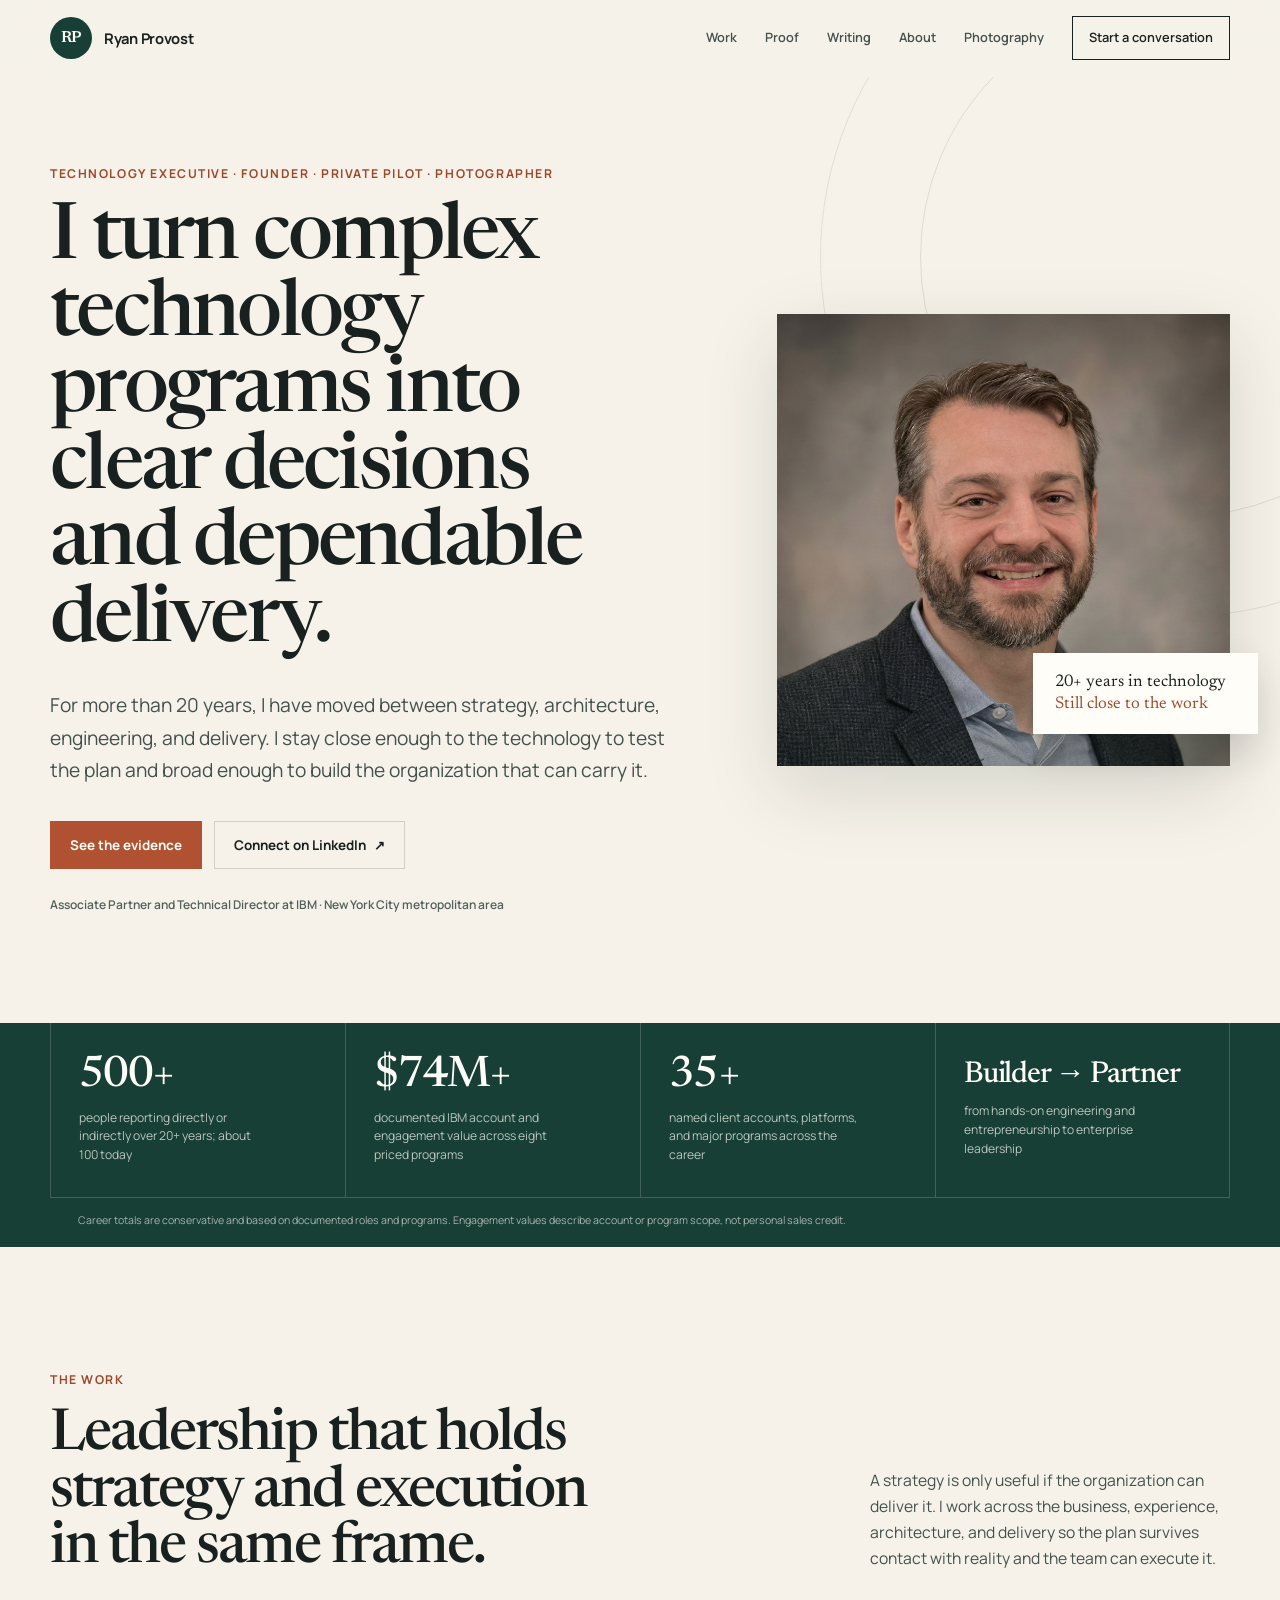
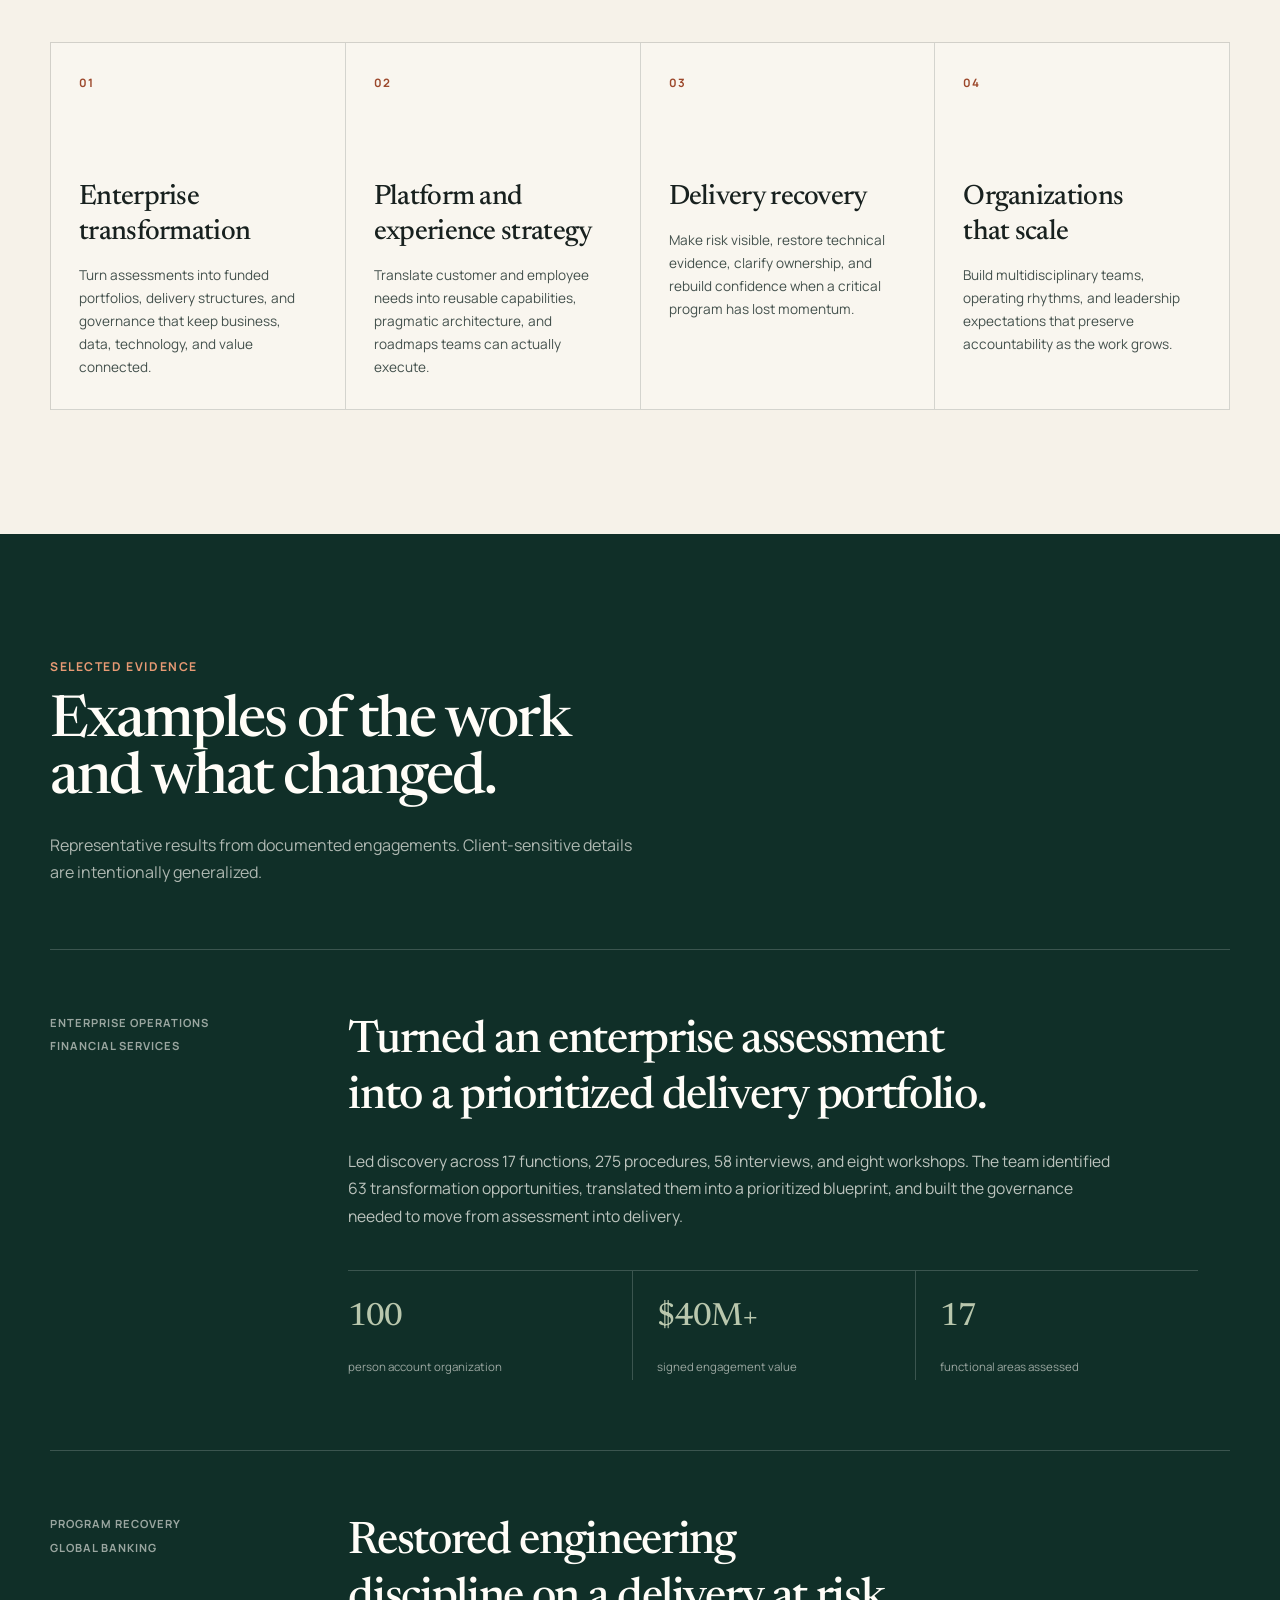
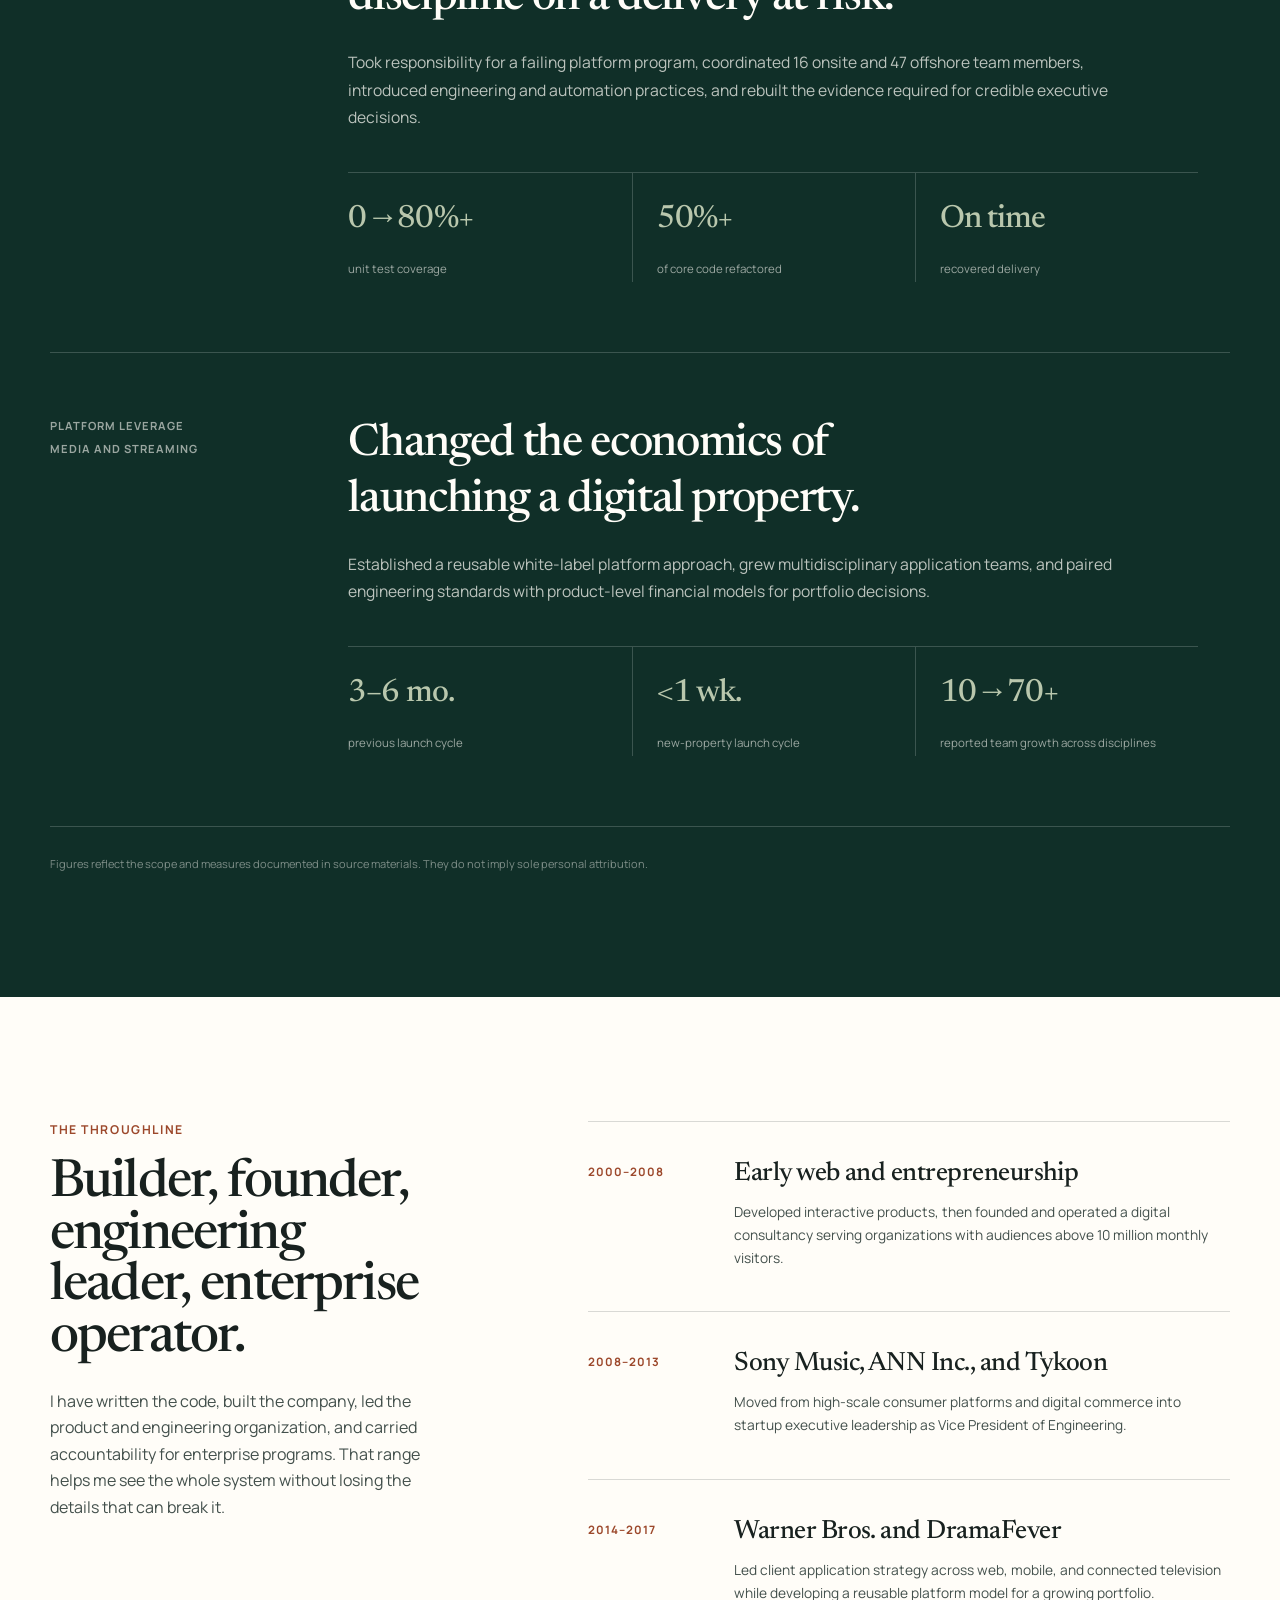
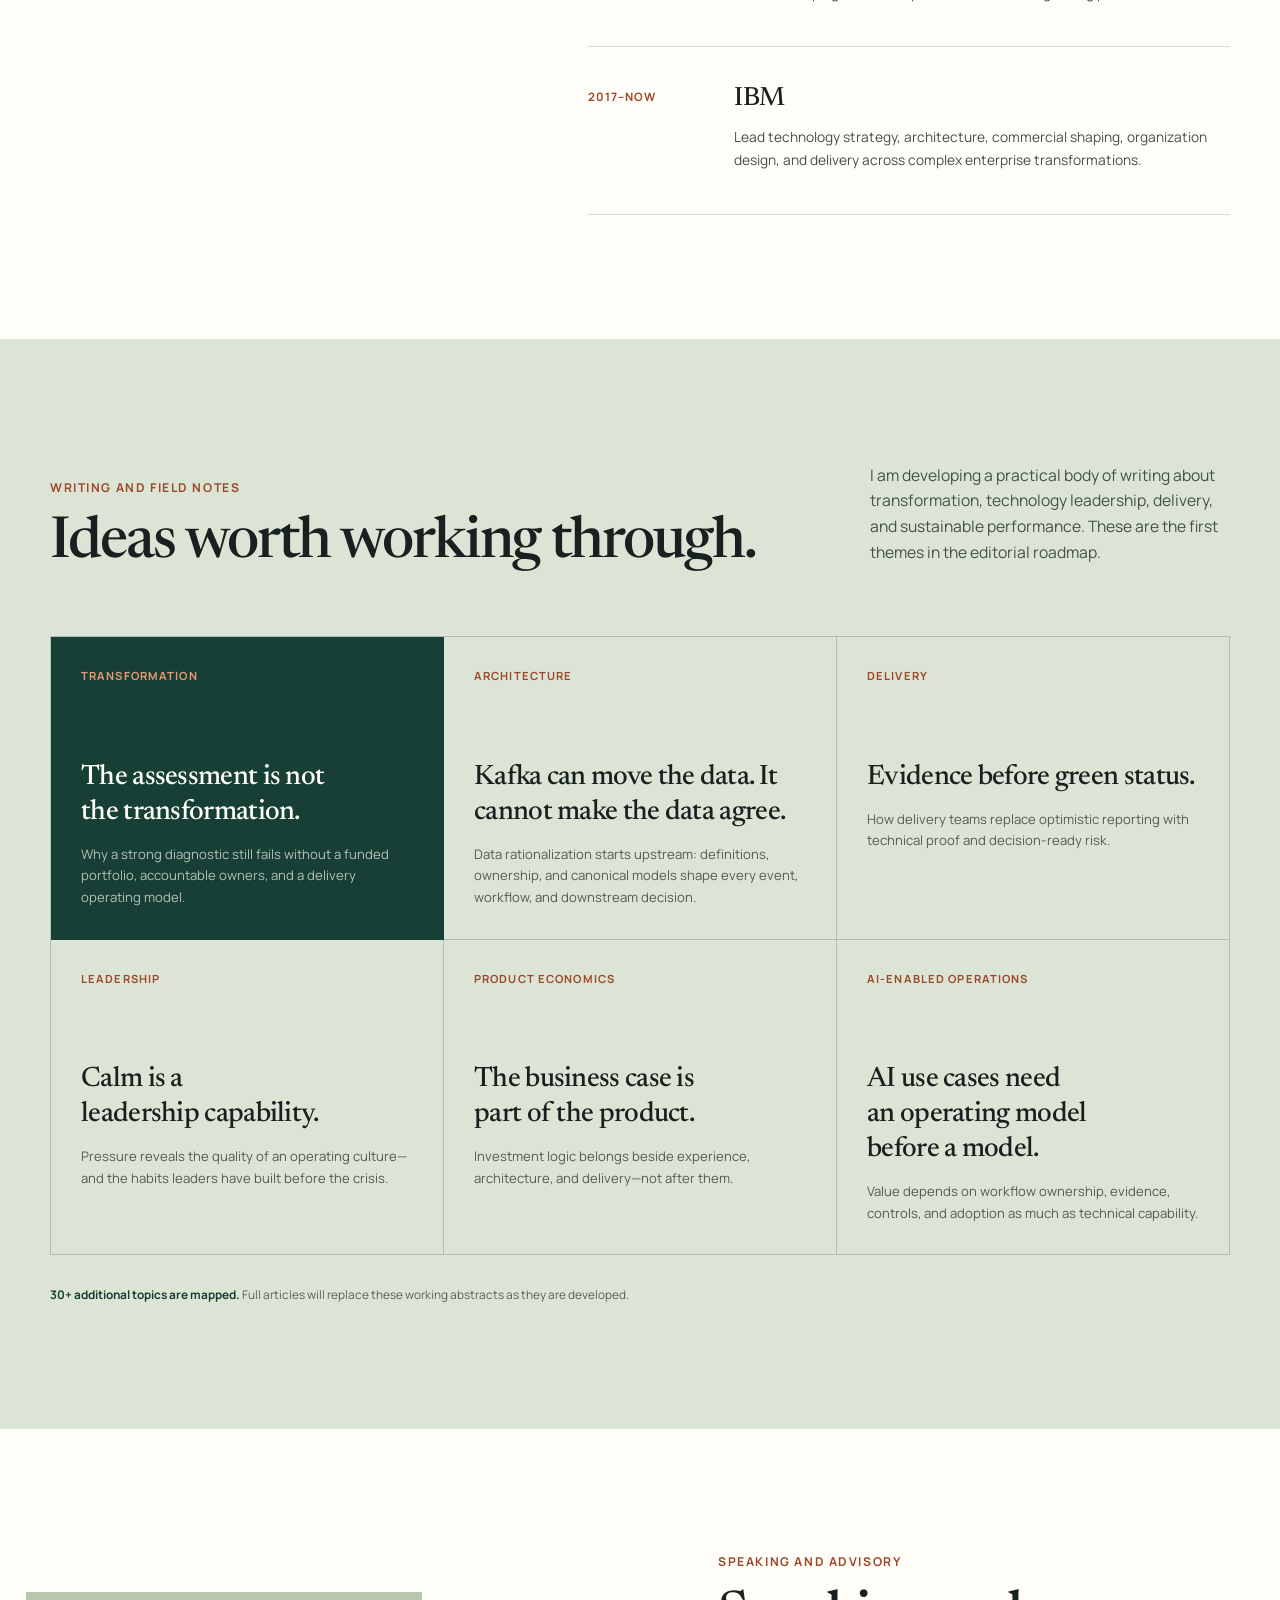
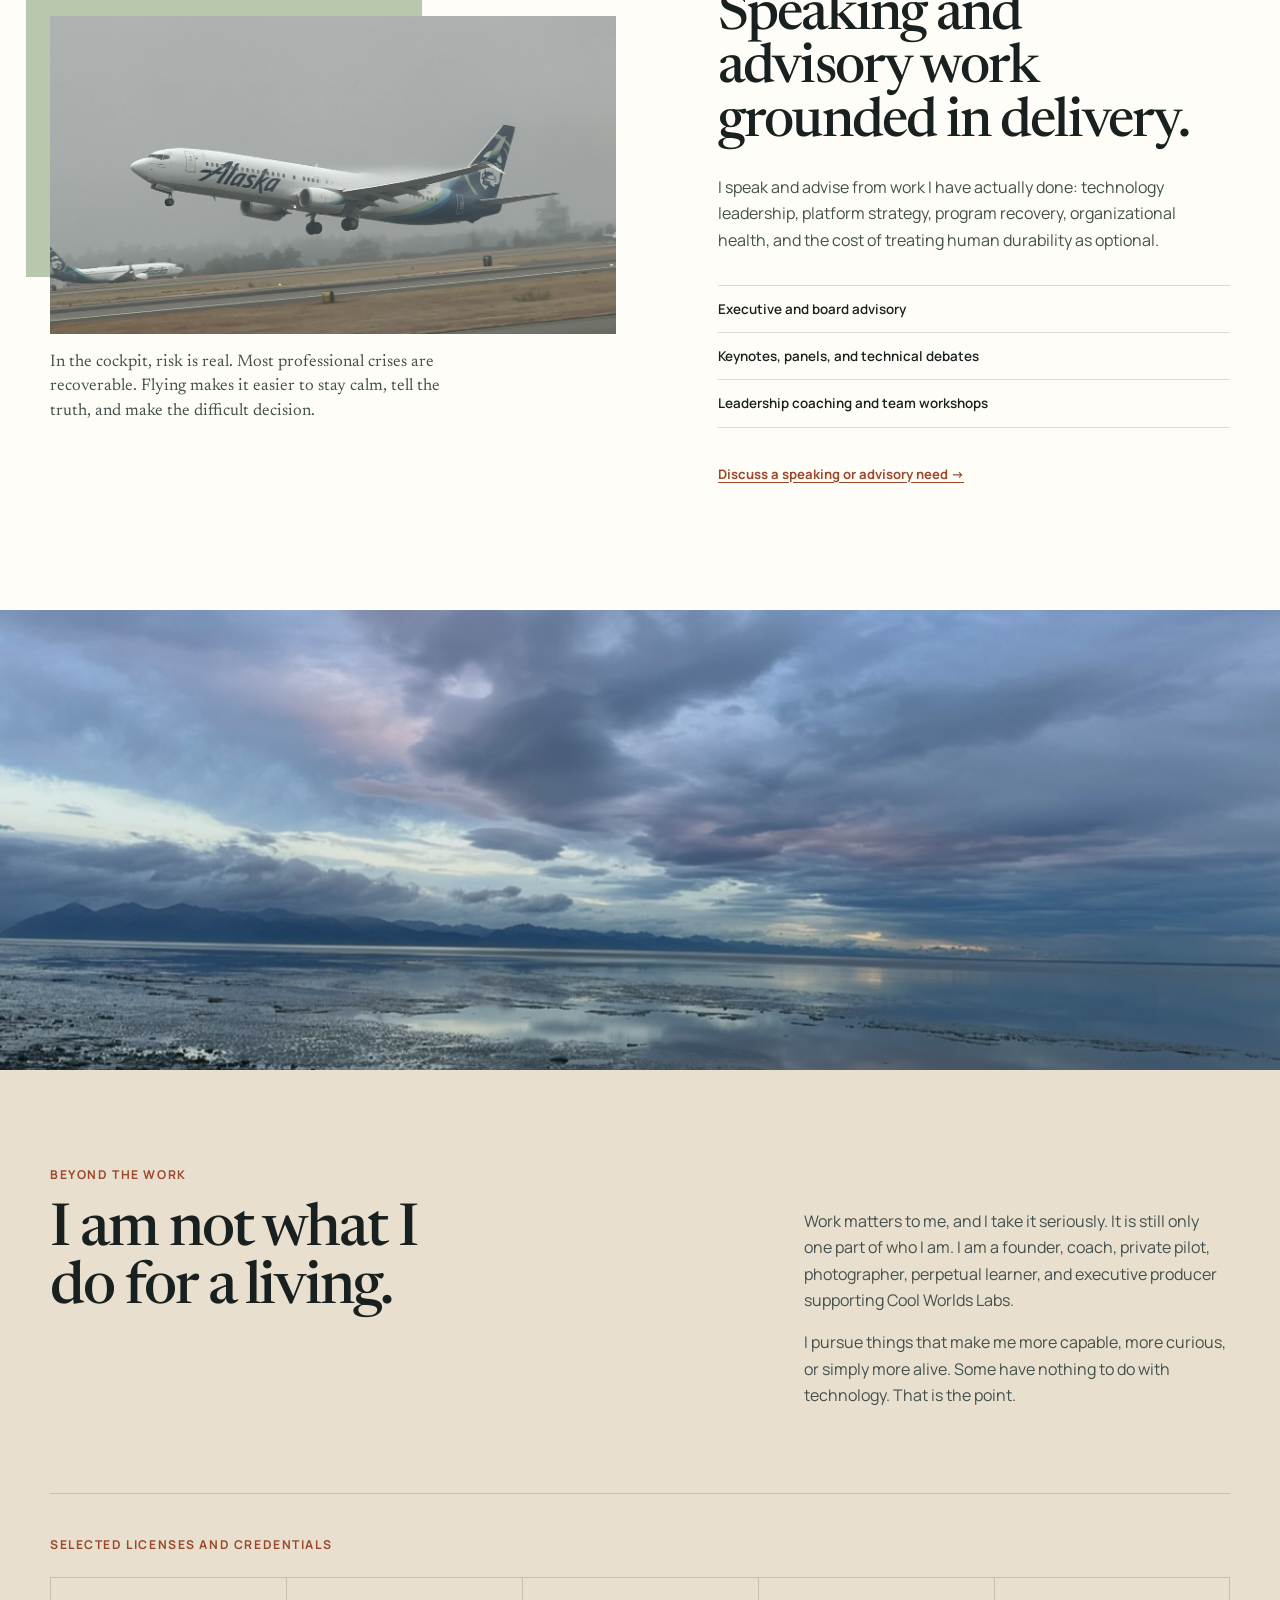
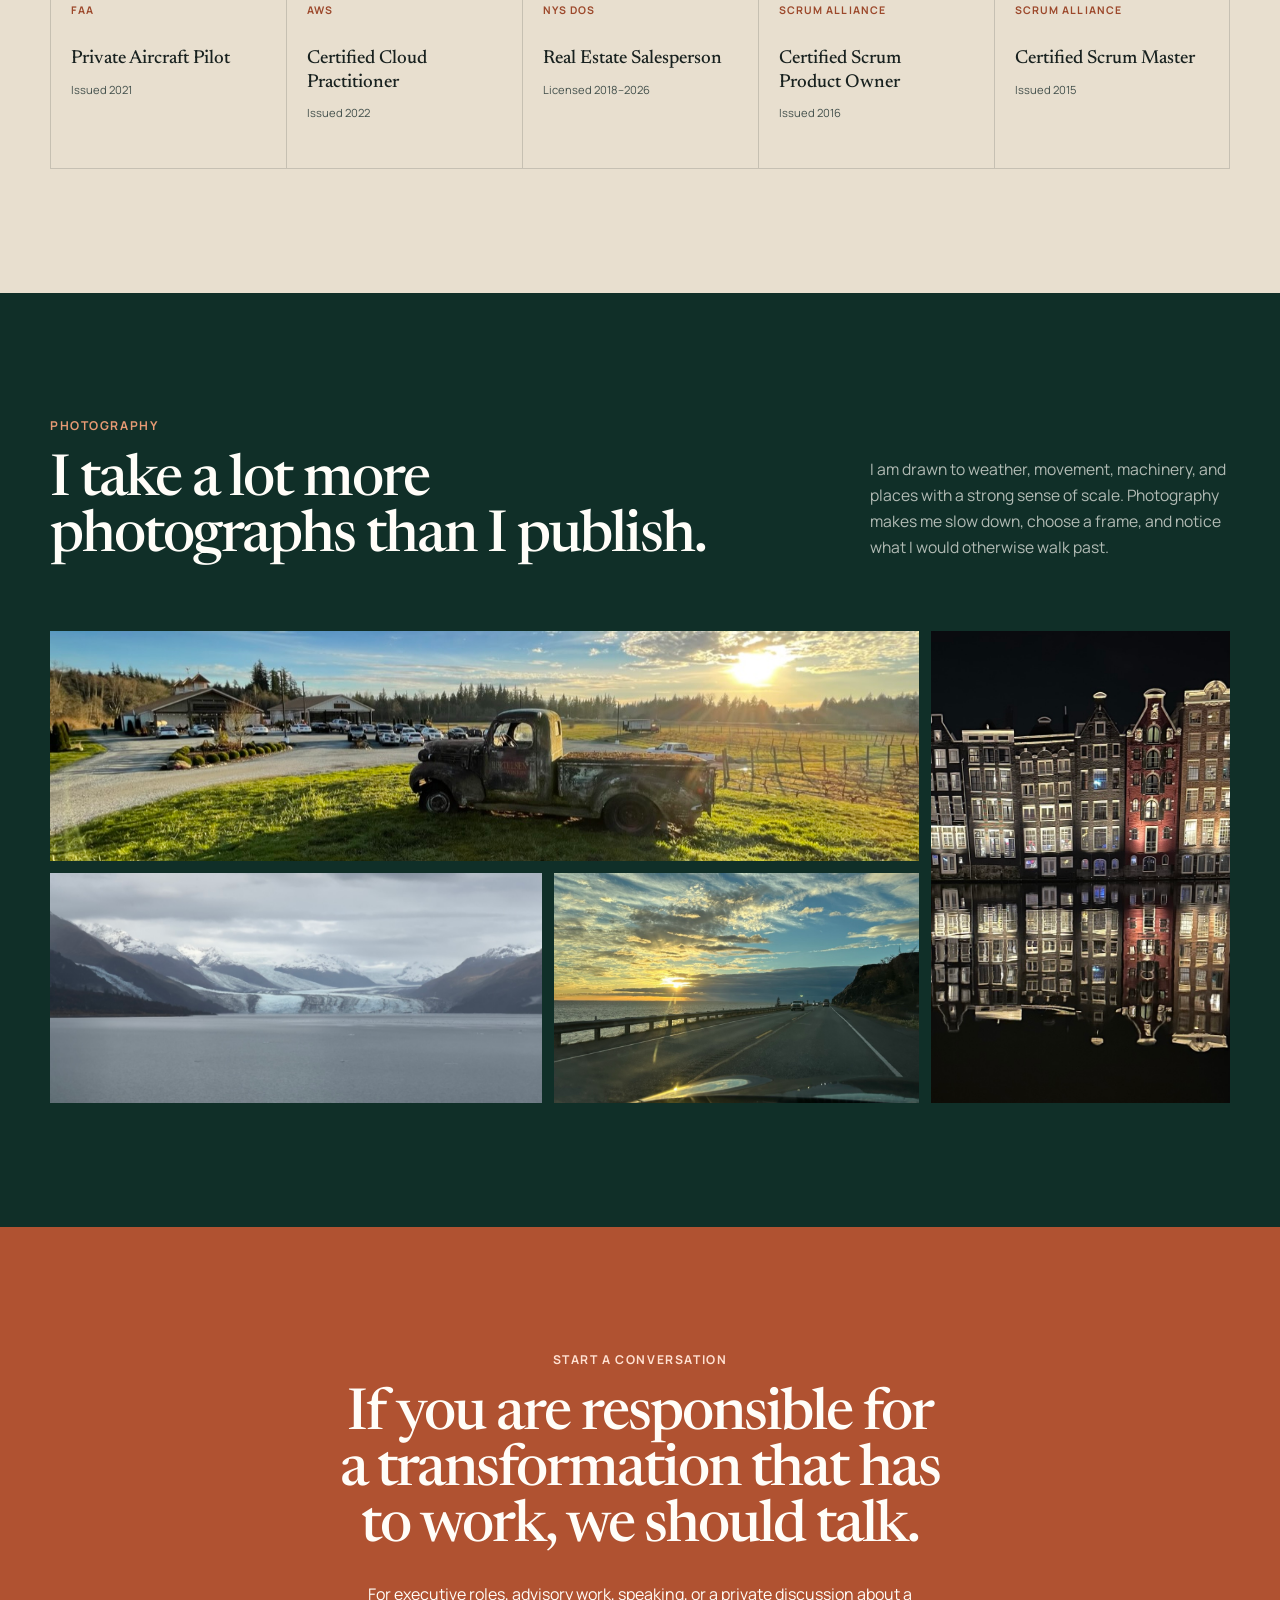
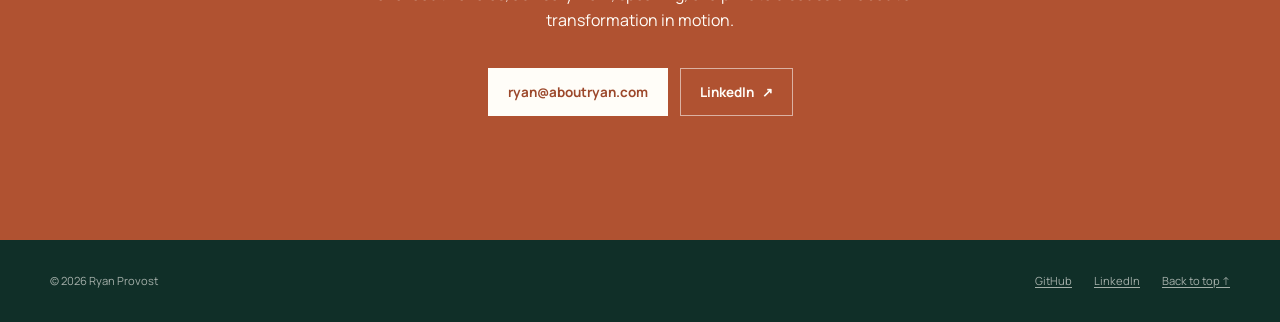
<file: index.html>
<!doctype html>
<html lang="en">
<head>
  <meta charset="utf-8">
  <meta name="viewport" content="width=device-width, initial-scale=1">

  <title>Ryan Provost | Technology Executive, Operator, and Advisor</title>
  <meta name="description" content="Ryan Provost is a technology and engineering executive who leads enterprise transformation, platform modernization, delivery recovery, and multidisciplinary teams.">
  <meta name="theme-color" content="#173f35">
  <link rel="canonical" href="https://aboutryan.com/">

  <meta property="og:title" content="Ryan Provost | Technology Executive, Operator, and Advisor">
  <meta property="og:description" content="Turning complex technology programs into clear decisions and dependable delivery.">
  <meta property="og:type" content="website">
  <meta property="og:url" content="https://aboutryan.com/">
  <meta property="og:image" content="https://aboutryan.com/og.png">
  <meta property="og:image:width" content="1200">
  <meta property="og:image:height" content="630">
  <meta property="og:image:alt" content="Ryan Provost, technology executive, operator, and advisor">

  <meta name="twitter:card" content="summary_large_image">
  <meta name="twitter:title" content="Ryan Provost | Technology Executive, Operator, and Advisor">
  <meta name="twitter:description" content="Turning complex technology programs into clear decisions and dependable delivery.">
  <meta name="twitter:image" content="https://aboutryan.com/og.png">

  <link rel="preconnect" href="https://fonts.googleapis.com">
  <link rel="preconnect" href="https://fonts.gstatic.com" crossorigin>
  <link href="https://fonts.googleapis.com/css2?family=Manrope:wght@400;500;600;700&amp;family=Newsreader:opsz,wght@6..72,400;6..72,500;6..72,600&amp;display=swap" rel="stylesheet">
  <link rel="icon" href="favicon.svg" type="image/svg+xml">
  <link rel="stylesheet" href="assets/styles.css">

  <script type="application/ld+json">
  {
    "@context": "https://schema.org",
    "@type": "Person",
    "name": "Ryan Provost",
    "url": "https://aboutryan.com/",
    "jobTitle": "Technology and Engineering Executive",
    "sameAs": [
      "https://www.linkedin.com/in/ryanprovost/",
      "https://github.com/rprovost"
    ]
  }
  </script>
</head>
<body>
  <a class="skip-link" href="#main">Skip to content</a>

  <header class="site-header" data-header>
    <div class="shell header-inner">
      <a class="brand" href="#top" aria-label="Ryan Provost, home">
        <span class="brand-mark" aria-hidden="true">RP</span>
        <span class="brand-name">Ryan Provost</span>
      </a>

      <button class="nav-toggle" type="button" aria-expanded="false" aria-controls="site-nav" data-nav-toggle>
        <span class="sr-only">Open navigation</span>
        <span aria-hidden="true"></span>
        <span aria-hidden="true"></span>
      </button>

      <nav class="site-nav" id="site-nav" aria-label="Primary navigation" data-nav>
        <a href="#work">Work</a>
        <a href="#proof">Proof</a>
        <a href="#writing">Writing</a>
        <a href="#about">About</a>
        <a href="#photography">Photography</a>
        <a class="nav-cta" href="#contact">Start a conversation</a>
      </nav>
    </div>
  </header>

  <main id="main">
    <section class="hero" id="top">
      <div class="shell hero-grid">
        <div class="hero-copy">
          <p class="eyebrow">Technology executive · founder · private pilot · photographer</p>
          <h1>I turn complex technology programs into clear decisions and dependable delivery.</h1>
          <p class="hero-lede">For more than 20 years, I have moved between strategy, architecture, engineering, and delivery. I stay close enough to the technology to test the plan and broad enough to build the organization that can carry it.</p>
          <div class="hero-actions">
            <a class="button button-primary" href="#proof">See the evidence</a>
            <a class="button button-quiet" href="https://www.linkedin.com/in/ryanprovost/" target="_blank" rel="noreferrer noopener">Connect on LinkedIn <span aria-hidden="true">↗</span></a>
          </div>
          <p class="hero-context">Associate Partner and Technical Director at IBM · New York City metropolitan area</p>
        </div>

        <figure class="hero-portrait">
          <div class="portrait-frame">
            <img src="assets/ryan-provost-profile.jpg" alt="Portrait of Ryan Provost" width="886" height="886">
          </div>
          <figcaption>
            <span>20+ years in technology</span>
            <span>Still close to the work</span>
          </figcaption>
        </figure>
      </div>
    </section>

    <section class="proof-strip" aria-label="Selected career evidence">
      <div class="shell proof-grid">
        <article>
          <strong>500+</strong>
          <span>people reporting directly or indirectly over 20+ years; about 100 today</span>
        </article>
        <article>
          <strong>$74M+</strong>
          <span>documented IBM account and engagement value across eight priced programs</span>
        </article>
        <article>
          <strong>35+</strong>
          <span>named client accounts, platforms, and major programs across the career</span>
        </article>
        <article>
          <strong class="career-range">Builder → Partner</strong>
          <span>from hands-on engineering and entrepreneurship to enterprise leadership</span>
        </article>
      </div>
      <p class="proof-method shell">Career totals are conservative and based on documented roles and programs. Engagement values describe account or program scope, not personal sales credit.</p>
    </section>

    <section class="section" id="work">
      <div class="shell">
        <div class="section-heading split-heading">
          <div>
            <p class="eyebrow">The work</p>
            <h2>Leadership that holds strategy and execution in the same frame.</h2>
          </div>
          <p>A strategy is only useful if the organization can deliver it. I work across the business, experience, architecture, and delivery so the plan survives contact with reality and the team can execute it.</p>
        </div>

        <div class="practice-grid">
          <article class="practice-card">
            <span class="card-number">01</span>
            <h3>Enterprise transformation</h3>
            <p>Turn assessments into funded portfolios, delivery structures, and governance that keep business, data, technology, and value connected.</p>
          </article>
          <article class="practice-card">
            <span class="card-number">02</span>
            <h3>Platform and experience strategy</h3>
            <p>Translate customer and employee needs into reusable capabilities, pragmatic architecture, and roadmaps teams can actually execute.</p>
          </article>
          <article class="practice-card">
            <span class="card-number">03</span>
            <h3>Delivery recovery</h3>
            <p>Make risk visible, restore technical evidence, clarify ownership, and rebuild confidence when a critical program has lost momentum.</p>
          </article>
          <article class="practice-card">
            <span class="card-number">04</span>
            <h3>Organizations that scale</h3>
            <p>Build multidisciplinary teams, operating rhythms, and leadership expectations that preserve accountability as the work grows.</p>
          </article>
        </div>
      </div>
    </section>

    <section class="section casework" id="proof">
      <div class="shell">
        <div class="section-heading casework-heading">
          <p class="eyebrow">Selected evidence</p>
          <h2>Examples of the work and what changed.</h2>
          <p>Representative results from documented engagements. Client-sensitive details are intentionally generalized.</p>
        </div>

        <div class="case-list">
          <article class="case-study">
            <div class="case-kicker">
              <span>Enterprise operations</span>
              <span>Financial services</span>
            </div>
            <div class="case-body">
              <h3>Turned an enterprise assessment into a prioritized delivery portfolio.</h3>
              <p>Led discovery across 17 functions, 275 procedures, 58 interviews, and eight workshops. The team identified 63 transformation opportunities, translated them into a prioritized blueprint, and built the governance needed to move from assessment into delivery.</p>
              <ul class="metric-list" aria-label="Enterprise operations results">
                <li><strong>100</strong><span>person account organization</span></li>
                <li><strong>$40M+</strong><span>signed engagement value</span></li>
                <li><strong>17</strong><span>functional areas assessed</span></li>
              </ul>
            </div>
          </article>

          <article class="case-study">
            <div class="case-kicker">
              <span>Program recovery</span>
              <span>Global banking</span>
            </div>
            <div class="case-body">
              <h3>Restored engineering discipline on a delivery at risk.</h3>
              <p>Took responsibility for a failing platform program, coordinated 16 onsite and 47 offshore team members, introduced engineering and automation practices, and rebuilt the evidence required for credible executive decisions.</p>
              <ul class="metric-list" aria-label="Program recovery results">
                <li><strong>0→80%+</strong><span>unit test coverage</span></li>
                <li><strong>50%+</strong><span>of core code refactored</span></li>
                <li><strong>On time</strong><span>recovered delivery</span></li>
              </ul>
            </div>
          </article>

          <article class="case-study">
            <div class="case-kicker">
              <span>Platform leverage</span>
              <span>Media and streaming</span>
            </div>
            <div class="case-body">
              <h3>Changed the economics of launching a digital property.</h3>
              <p>Established a reusable white-label platform approach, grew multidisciplinary application teams, and paired engineering standards with product-level financial models for portfolio decisions.</p>
              <ul class="metric-list" aria-label="Platform modernization results">
                <li><strong>3–6 mo.</strong><span>previous launch cycle</span></li>
                <li><strong>&lt;1 wk.</strong><span>new-property launch cycle</span></li>
                <li><strong>10→70+</strong><span>reported team growth across disciplines</span></li>
              </ul>
            </div>
          </article>
        </div>

        <p class="evidence-note">Figures reflect the scope and measures documented in source materials. They do not imply sole personal attribution.</p>
      </div>
    </section>

    <section class="section career">
      <div class="shell career-grid">
        <div class="career-intro">
          <p class="eyebrow">The throughline</p>
          <h2>Builder, founder, engineering leader, enterprise operator.</h2>
          <p>I have written the code, built the company, led the product and engineering organization, and carried accountability for enterprise programs. That range helps me see the whole system without losing the details that can break it.</p>
        </div>

        <ol class="career-timeline">
          <li>
            <span class="timeline-years">2000–2008</span>
            <div>
              <h3>Early web and entrepreneurship</h3>
              <p>Developed interactive products, then founded and operated a digital consultancy serving organizations with audiences above 10 million monthly visitors.</p>
            </div>
          </li>
          <li>
            <span class="timeline-years">2008–2013</span>
            <div>
              <h3>Sony Music, ANN Inc., and Tykoon</h3>
              <p>Moved from high-scale consumer platforms and digital commerce into startup executive leadership as Vice President of Engineering.</p>
            </div>
          </li>
          <li>
            <span class="timeline-years">2014–2017</span>
            <div>
              <h3>Warner Bros. and DramaFever</h3>
              <p>Led client application strategy across web, mobile, and connected television while developing a reusable platform model for a growing portfolio.</p>
            </div>
          </li>
          <li>
            <span class="timeline-years">2017–Now</span>
            <div>
              <h3>IBM</h3>
              <p>Lead technology strategy, architecture, commercial shaping, organization design, and delivery across complex enterprise transformations.</p>
            </div>
          </li>
        </ol>
      </div>
    </section>

    <section class="section writing" id="writing">
      <div class="shell">
        <div class="section-heading split-heading">
          <div>
            <p class="eyebrow">Writing and field notes</p>
            <h2>Ideas worth working through.</h2>
          </div>
          <p>I am developing a practical body of writing about transformation, technology leadership, delivery, and sustainable performance. These are the first themes in the editorial roadmap.</p>
        </div>

        <div class="writing-grid">
          <article class="writing-card writing-card-featured">
            <p class="topic-label">Transformation</p>
            <h3>The assessment is not the transformation.</h3>
            <p>Why a strong diagnostic still fails without a funded portfolio, accountable owners, and a delivery operating model.</p>
          </article>
          <article class="writing-card">
            <p class="topic-label">Architecture</p>
            <h3>Kafka can move the data. It cannot make the data agree.</h3>
            <p>Data rationalization starts upstream: definitions, ownership, and canonical models shape every event, workflow, and downstream decision.</p>
          </article>
          <article class="writing-card">
            <p class="topic-label">Delivery</p>
            <h3>Evidence before green status.</h3>
            <p>How delivery teams replace optimistic reporting with technical proof and decision-ready risk.</p>
          </article>
          <article class="writing-card">
            <p class="topic-label">Leadership</p>
            <h3>Calm is a leadership capability.</h3>
            <p>Pressure reveals the quality of an operating culture—and the habits leaders have built before the crisis.</p>
          </article>
          <article class="writing-card">
            <p class="topic-label">Product economics</p>
            <h3>The business case is part of the product.</h3>
            <p>Investment logic belongs beside experience, architecture, and delivery—not after them.</p>
          </article>
          <article class="writing-card">
            <p class="topic-label">AI-enabled operations</p>
            <h3>AI use cases need an operating model before a model.</h3>
            <p>Value depends on workflow ownership, evidence, controls, and adoption as much as technical capability.</p>
          </article>
        </div>

        <p class="roadmap-note"><span>30+ additional topics are mapped.</span> Full articles will replace these working abstracts as they are developed.</p>
      </div>
    </section>

    <section class="section speaking" id="speaking">
      <div class="shell speaking-grid">
        <figure class="speaking-image">
          <img src="assets/aviation-judgment.jpg" alt="An aircraft approaching a runway through low clouds" width="1182" height="665" loading="lazy">
          <figcaption>In the cockpit, risk is real. Most professional crises are recoverable. Flying makes it easier to stay calm, tell the truth, and make the difficult decision.</figcaption>
        </figure>
        <div class="speaking-copy">
          <p class="eyebrow">Speaking and advisory</p>
          <h2>Speaking and advisory work grounded in delivery.</h2>
          <p>I speak and advise from work I have actually done: technology leadership, platform strategy, program recovery, organizational health, and the cost of treating human durability as optional.</p>
          <ul class="plain-list">
            <li>Executive and board advisory</li>
            <li>Keynotes, panels, and technical debates</li>
            <li>Leadership coaching and team workshops</li>
          </ul>
          <a class="text-link" href="#contact">Discuss a speaking or advisory need <span aria-hidden="true">→</span></a>
        </div>
      </div>
    </section>

    <section class="section about" id="about">
      <div class="about-image" role="img" aria-label="A broad coastal landscape beneath layered blue clouds"></div>
      <div class="shell about-grid">
        <div>
          <p class="eyebrow">Beyond the work</p>
          <h2>I am not what I do for a living.</h2>
        </div>
        <div class="about-copy">
          <p>Work matters to me, and I take it seriously. It is still only one part of who I am. I am a founder, coach, private pilot, photographer, perpetual learner, and executive producer supporting Cool Worlds Labs.</p>
          <p>I pursue things that make me more capable, more curious, or simply more alive. Some have nothing to do with technology. That is the point.</p>
        </div>
      </div>

      <div class="shell credentials">
        <p class="eyebrow">Selected licenses and credentials</p>
        <div class="credential-grid">
          <article>
            <span>FAA</span>
            <h3>Private Aircraft Pilot</h3>
            <p>Issued 2021</p>
          </article>
          <article>
            <span>AWS</span>
            <h3>Certified Cloud Practitioner</h3>
            <p>Issued 2022</p>
          </article>
          <article>
            <span>NYS DOS</span>
            <h3>Real Estate Salesperson</h3>
            <p>Licensed 2018–2026</p>
          </article>
          <article>
            <span>Scrum Alliance</span>
            <h3>Certified Scrum Product Owner</h3>
            <p>Issued 2016</p>
          </article>
          <article>
            <span>Scrum Alliance</span>
            <h3>Certified Scrum Master</h3>
            <p>Issued 2015</p>
          </article>
        </div>
      </div>
    </section>

    <section class="section photography" id="photography">
      <div class="shell">
        <div class="section-heading split-heading photography-heading">
          <div>
            <p class="eyebrow">Photography</p>
            <h2>I take a lot more photographs than I publish.</h2>
          </div>
          <p>I am drawn to weather, movement, machinery, and places with a strong sense of scale. Photography makes me slow down, choose a frame, and notice what I would otherwise walk past.</p>
        </div>

        <div class="photo-grid" aria-label="Selected photography by Ryan Provost">
          <figure class="photo-tile photo-lead">
            <img src="assets/photo-vineyard-truck.jpg" alt="A vintage truck in a vineyard beneath a low evening sun" width="1182" height="664" loading="lazy">
          </figure>
          <figure class="photo-tile photo-tall">
            <img src="assets/photo-amsterdam-night.jpg" alt="Amsterdam canal houses reflected in dark water at night" width="691" height="1138" loading="lazy">
          </figure>
          <figure class="photo-tile photo-small">
            <img src="assets/photo-glacier.jpg" alt="A glacier across gray water between dark mountain slopes" width="1182" height="664" loading="lazy">
          </figure>
          <figure class="photo-tile photo-small">
            <img src="assets/photo-coastal-road.jpg" alt="A coastal highway beneath a dramatic sunset sky" width="1182" height="664" loading="lazy">
          </figure>
        </div>
      </div>
    </section>

    <section class="section contact" id="contact">
      <div class="shell contact-inner">
        <p class="eyebrow">Start a conversation</p>
        <h2>If you are responsible for a transformation that has to work, we should talk.</h2>
        <p>For executive roles, advisory work, speaking, or a private discussion about a transformation in motion.</p>
        <div class="contact-actions">
          <a class="button button-light" href="mailto:ryan@aboutryan.com">ryan@aboutryan.com</a>
          <a class="button button-outline-light" href="https://www.linkedin.com/in/ryanprovost/" target="_blank" rel="noreferrer noopener">LinkedIn <span aria-hidden="true">↗</span></a>
        </div>
      </div>
    </section>
  </main>

  <footer class="site-footer">
    <div class="shell footer-inner">
      <p>© <span data-year>2026</span> Ryan Provost</p>
      <div class="footer-links">
        <a href="https://github.com/rprovost" target="_blank" rel="noreferrer noopener">GitHub</a>
        <a href="https://www.linkedin.com/in/ryanprovost/" target="_blank" rel="noreferrer noopener">LinkedIn</a>
        <a href="#top">Back to top ↑</a>
      </div>
    </div>
  </footer>

  <script src="assets/site.js" defer></script>
  <script async src="https://www.googletagmanager.com/gtag/js?id=G-13T3CXD8S1"></script>
  <script>
    window.dataLayer = window.dataLayer || [];
    function gtag(){dataLayer.push(arguments);}
    gtag('js', new Date());
    gtag('config', 'G-13T3CXD8S1');
  </script>
</body>
</html>
</file>
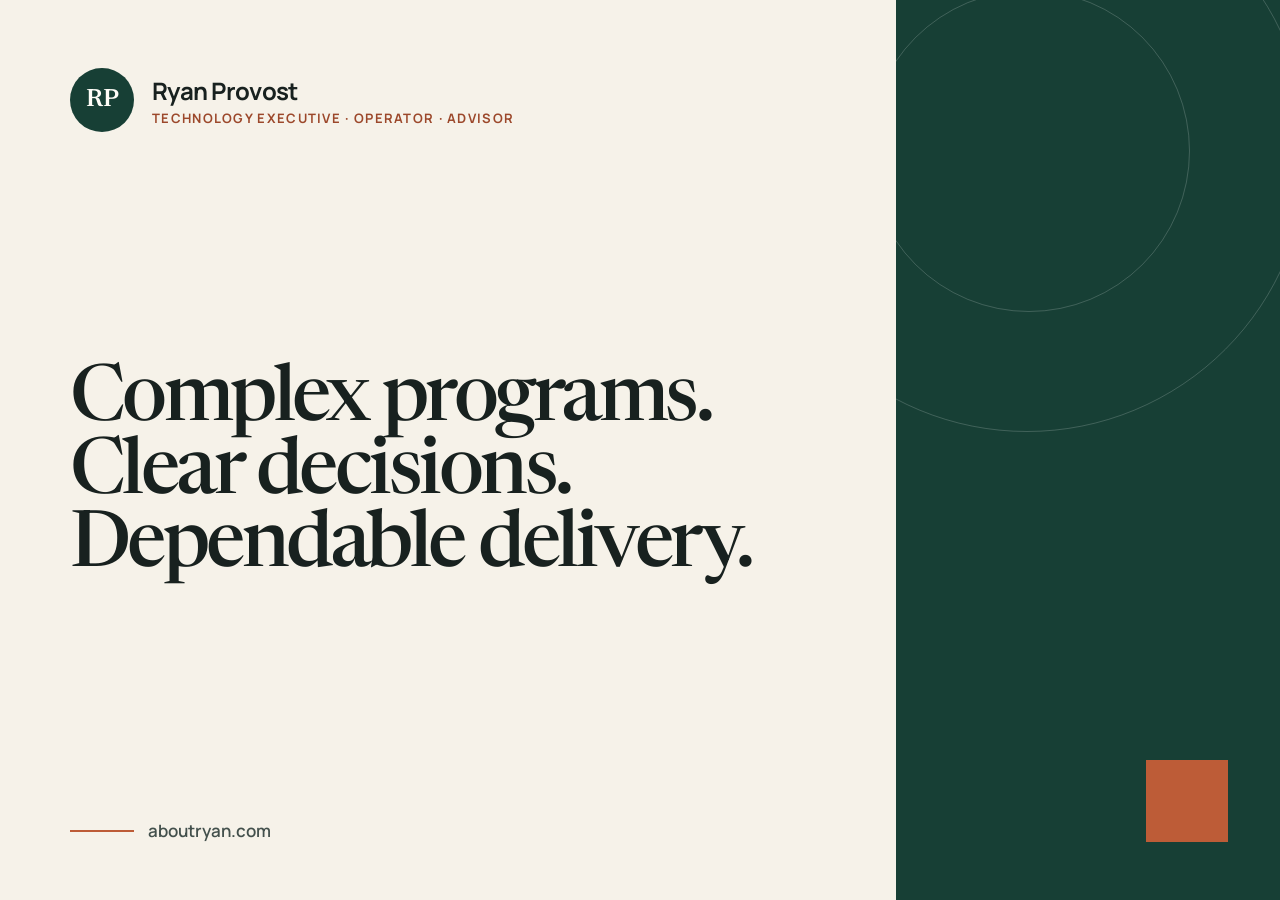
<file: assets/social-card.html>
<!doctype html>
<html lang="en">
<head>
  <meta charset="utf-8">
  <meta name="robots" content="noindex">
  <meta name="viewport" content="width=device-width, initial-scale=1">
  <title>Ryan Provost social card</title>
  <link rel="preconnect" href="https://fonts.googleapis.com">
  <link rel="preconnect" href="https://fonts.gstatic.com" crossorigin>
  <link href="https://fonts.googleapis.com/css2?family=Manrope:wght@500;600;700&amp;family=Newsreader:opsz,wght@6..72,500;6..72,600&amp;display=swap" rel="stylesheet">
  <style>
    * { box-sizing: border-box; }
    html, body { width: 100%; height: 100%; margin: 0; overflow: hidden; }
    body {
      position: relative;
      display: grid;
      background: #f6f2e9;
      color: #18211f;
      font-family: "Manrope", sans-serif;
      grid-template-columns: 7fr 3fr;
    }
    .content {
      position: relative;
      z-index: 2;
      display: flex;
      flex-direction: column;
      justify-content: space-between;
      padding: 68px 70px 58px;
    }
    .identity { display: flex; align-items: center; gap: 18px; }
    .mark {
      display: grid;
      width: 64px;
      height: 64px;
      place-items: center;
      border-radius: 50%;
      background: #173f35;
      color: #fffdf8;
      font-family: "Newsreader", Georgia, serif;
      font-size: 25px;
      font-weight: 600;
    }
    .name { font-size: 24px; font-weight: 700; letter-spacing: -0.03em; }
    .role { margin-top: 2px; color: #9c482b; font-size: 13px; font-weight: 700; letter-spacing: 0.1em; text-transform: uppercase; }
    h1 {
      max-width: 790px;
      margin: 0;
      font-family: "Newsreader", Georgia, serif;
      font-size: 78px;
      font-weight: 500;
      letter-spacing: -0.045em;
      line-height: 0.94;
    }
    .footer { display: flex; align-items: center; gap: 14px; color: #43504c; font-size: 17px; font-weight: 600; }
    .line { width: 64px; height: 2px; background: #bd5c37; }
    .panel { position: relative; overflow: hidden; background: #173f35; }
    .panel::before,
    .panel::after {
      position: absolute;
      border: 1px solid rgba(255,255,255,0.18);
      border-radius: 50%;
      content: "";
    }
    .panel::before { top: -130px; left: -150px; width: 560px; height: 560px; }
    .panel::after { top: -10px; left: -28px; width: 320px; height: 320px; }
    .accent { position: absolute; right: 52px; bottom: 58px; width: 82px; height: 82px; background: #bd5c37; }
  </style>
</head>
<body>
  <main class="content">
    <div class="identity">
      <div class="mark">RP</div>
      <div>
        <div class="name">Ryan Provost</div>
        <div class="role">Technology executive · operator · advisor</div>
      </div>
    </div>
    <h1>Complex programs.<br>Clear decisions.<br>Dependable delivery.</h1>
    <div class="footer"><span class="line"></span><span>aboutryan.com</span></div>
  </main>
  <aside class="panel" aria-hidden="true"><span class="accent"></span></aside>
</body>
</html>
</file>
<file: assets/styles.css>
:root {
  --ink: #18211f;
  --ink-soft: #43504c;
  --forest: #173f35;
  --forest-deep: #102f28;
  --moss: #b9c7ad;
  --sage: #dce5d5;
  --paper: #f6f2e9;
  --paper-light: #fffdf8;
  --sand: #e8dfcf;
  --rust: #b05231;
  --rust-dark: #9c482b;
  --line: rgba(24, 33, 31, 0.16);
  --line-light: rgba(255, 255, 255, 0.18);
  --shadow: 0 24px 70px rgba(27, 35, 32, 0.14);
  --serif: "Newsreader", Georgia, serif;
  --sans: "Manrope", -apple-system, BlinkMacSystemFont, "Segoe UI", sans-serif;
  --shell: min(1180px, calc(100vw - 48px));
}

*,
*::before,
*::after {
  box-sizing: border-box;
}

html {
  scroll-behavior: smooth;
}

body {
  margin: 0;
  background: var(--paper);
  color: var(--ink);
  font-family: var(--sans);
  font-size: 16px;
  line-height: 1.65;
  text-rendering: optimizeLegibility;
  -webkit-font-smoothing: antialiased;
}

body.nav-open {
  overflow: hidden;
}

img {
  display: block;
  max-width: 100%;
}

a {
  color: inherit;
  text-decoration-thickness: 1px;
  text-underline-offset: 0.2em;
}

button,
input,
textarea,
select {
  font: inherit;
}

h1,
h2,
h3,
p,
figure {
  margin-top: 0;
}

h1,
h2,
h3 {
  text-wrap: balance;
}

h1,
h2 {
  font-family: var(--serif);
  font-weight: 500;
  letter-spacing: -0.035em;
  line-height: 0.98;
}

h1 {
  max-width: 760px;
  margin-bottom: 28px;
  font-size: clamp(3.6rem, 6.1vw, 6.6rem);
}

h2 {
  max-width: 820px;
  margin-bottom: 24px;
  font-size: clamp(2.7rem, 4.5vw, 4.7rem);
}

h3 {
  margin-bottom: 14px;
  font-size: 1.2rem;
  line-height: 1.25;
}

p:last-child {
  margin-bottom: 0;
}

::selection {
  background: var(--moss);
  color: var(--forest-deep);
}

:focus-visible {
  outline: 3px solid var(--rust);
  outline-offset: 4px;
}

.shell {
  width: var(--shell);
  margin-inline: auto;
}

.sr-only {
  position: absolute;
  width: 1px;
  height: 1px;
  padding: 0;
  margin: -1px;
  overflow: hidden;
  clip: rect(0, 0, 0, 0);
  white-space: nowrap;
  border: 0;
}

.skip-link {
  position: fixed;
  z-index: 1000;
  top: 12px;
  left: 12px;
  padding: 10px 16px;
  background: var(--paper-light);
  color: var(--ink);
  transform: translateY(-150%);
}

.skip-link:focus {
  transform: translateY(0);
}

.eyebrow {
  margin-bottom: 20px;
  color: var(--rust-dark);
  font-size: 0.76rem;
  font-weight: 700;
  letter-spacing: 0.13em;
  line-height: 1.4;
  text-transform: uppercase;
}

.site-header {
  position: sticky;
  z-index: 100;
  top: 0;
  border-bottom: 1px solid transparent;
  background: rgba(246, 242, 233, 0.9);
  backdrop-filter: blur(16px);
  transition: border-color 180ms ease, box-shadow 180ms ease;
}

.site-header.is-scrolled {
  border-color: var(--line);
  box-shadow: 0 10px 35px rgba(24, 33, 31, 0.06);
}

.header-inner {
  display: flex;
  min-height: 76px;
  align-items: center;
  justify-content: space-between;
  gap: 32px;
}

.brand {
  display: inline-flex;
  align-items: center;
  gap: 12px;
  color: var(--ink);
  font-weight: 700;
  text-decoration: none;
}

.brand-mark {
  display: grid;
  width: 42px;
  height: 42px;
  place-items: center;
  border-radius: 50%;
  background: var(--forest);
  color: var(--paper-light);
  font-family: var(--serif);
  font-size: 1rem;
  font-weight: 600;
  letter-spacing: -0.04em;
}

.brand-name {
  font-size: 0.92rem;
  letter-spacing: -0.02em;
}

.site-nav {
  display: flex;
  align-items: center;
  gap: 28px;
}

.site-nav a {
  color: var(--ink-soft);
  font-size: 0.8rem;
  font-weight: 600;
  text-decoration: none;
}

.site-nav a:hover {
  color: var(--rust-dark);
}

.site-nav .nav-cta {
  padding: 10px 16px;
  border: 1px solid var(--ink);
  color: var(--ink);
}

.site-nav .nav-cta:hover {
  border-color: var(--rust);
  background: var(--rust);
  color: var(--paper-light);
}

.nav-toggle {
  display: none;
  width: 44px;
  height: 44px;
  padding: 0;
  border: 0;
  background: transparent;
}

.nav-toggle span[aria-hidden="true"] {
  display: block;
  width: 24px;
  height: 2px;
  margin: 6px auto;
  background: var(--ink);
  transition: transform 180ms ease;
}

.nav-toggle[aria-expanded="true"] span[aria-hidden="true"]:first-of-type {
  transform: translateY(4px) rotate(45deg);
}

.nav-toggle[aria-expanded="true"] span[aria-hidden="true"]:last-of-type {
  transform: translateY(-4px) rotate(-45deg);
}

.hero {
  position: relative;
  overflow: hidden;
  padding: 88px 0 108px;
}

.hero::before {
  position: absolute;
  top: -180px;
  right: -260px;
  width: 720px;
  height: 720px;
  border: 1px solid rgba(23, 63, 53, 0.1);
  border-radius: 50%;
  content: "";
}

.hero::after {
  position: absolute;
  top: -80px;
  right: -160px;
  width: 520px;
  height: 520px;
  border: 1px solid rgba(23, 63, 53, 0.12);
  border-radius: 50%;
  content: "";
}

.hero-grid {
  position: relative;
  z-index: 1;
  display: grid;
  align-items: center;
  grid-template-columns: minmax(0, 1.17fr) minmax(340px, 0.83fr);
  gap: clamp(54px, 7vw, 104px);
}

.hero-lede {
  max-width: 680px;
  margin-bottom: 34px;
  color: var(--ink-soft);
  font-size: clamp(1.05rem, 1.5vw, 1.24rem);
  line-height: 1.7;
}

.hero-actions,
.contact-actions {
  display: flex;
  flex-wrap: wrap;
  gap: 12px;
}

.button {
  display: inline-flex;
  min-height: 48px;
  align-items: center;
  justify-content: center;
  gap: 8px;
  padding: 12px 19px;
  border: 1px solid transparent;
  font-size: 0.84rem;
  font-weight: 700;
  text-decoration: none;
  transition: background-color 160ms ease, border-color 160ms ease, color 160ms ease, transform 160ms ease;
}

.button:hover {
  transform: translateY(-2px);
}

.button-primary {
  background: var(--rust);
  color: var(--paper-light);
}

.button-primary:hover {
  background: var(--rust-dark);
}

.button-quiet {
  border-color: var(--line);
  background: transparent;
  color: var(--ink);
}

.button-quiet:hover {
  border-color: var(--forest);
  background: rgba(23, 63, 53, 0.05);
}

.hero-context {
  margin: 26px 0 0;
  color: #52605b;
  font-size: 0.75rem;
  font-weight: 600;
}

.hero-portrait {
  position: relative;
  margin: 0;
}

.portrait-frame {
  position: relative;
  aspect-ratio: 1;
  overflow: hidden;
  background: var(--sage);
  box-shadow: var(--shadow);
}

.portrait-frame::after {
  position: absolute;
  inset: 0;
  background: linear-gradient(180deg, transparent 55%, rgba(16, 47, 40, 0.2));
  content: "";
}

.portrait-frame img {
  width: 100%;
  height: 100%;
  object-fit: cover;
  object-position: center;
}

.hero-portrait figcaption {
  position: absolute;
  right: -28px;
  bottom: 32px;
  display: flex;
  min-width: 225px;
  flex-direction: column;
  padding: 18px 22px;
  background: var(--paper-light);
  box-shadow: 0 18px 42px rgba(24, 33, 31, 0.16);
  color: var(--ink);
  font-family: var(--serif);
  font-size: 1.06rem;
  line-height: 1.35;
}

.hero-portrait figcaption span:last-child {
  color: var(--rust-dark);
}

.proof-strip {
  background: var(--forest);
  color: var(--paper-light);
}

.proof-grid {
  display: grid;
  grid-template-columns: repeat(4, 1fr);
}

.proof-grid article {
  min-height: 164px;
  padding: 32px 28px;
  border-left: 1px solid var(--line-light);
}

.proof-grid article:last-child {
  border-right: 1px solid var(--line-light);
}

.proof-grid strong {
  display: block;
  margin-bottom: 10px;
  font-family: var(--serif);
  font-size: clamp(2.1rem, 3.4vw, 3.6rem);
  font-weight: 500;
  letter-spacing: -0.04em;
  line-height: 1;
}

.proof-grid .career-range {
  padding-top: 5px;
  font-size: clamp(1.75rem, 2.35vw, 2.55rem);
  line-height: 1.06;
}

.proof-grid span {
  display: block;
  max-width: 190px;
  color: rgba(255, 253, 248, 0.7);
  font-size: 0.76rem;
  line-height: 1.55;
}

.proof-method {
  padding: 14px 28px 18px;
  margin-top: 0;
  border-top: 1px solid var(--line-light);
  color: rgba(255, 253, 248, 0.62);
  font-size: 0.66rem;
}

.section {
  padding: 124px 0;
}

.section-heading {
  margin-bottom: 64px;
}

.split-heading {
  display: grid;
  align-items: end;
  grid-template-columns: minmax(0, 1.35fr) minmax(280px, 0.65fr);
  gap: 72px;
}

.split-heading h2 {
  margin-bottom: 0;
}

.split-heading > p {
  margin-bottom: 6px;
  color: var(--ink-soft);
  font-size: 0.98rem;
}

.practice-grid {
  display: grid;
  border-top: 1px solid var(--line);
  border-left: 1px solid var(--line);
  grid-template-columns: repeat(4, 1fr);
}

.practice-card {
  min-height: 330px;
  padding: 30px 28px;
  border-right: 1px solid var(--line);
  border-bottom: 1px solid var(--line);
  background: rgba(255, 253, 248, 0.34);
  transition: background-color 180ms ease, transform 180ms ease;
}

.practice-card:hover {
  z-index: 1;
  background: var(--paper-light);
  transform: translateY(-6px);
}

.card-number {
  display: block;
  margin-bottom: 88px;
  color: var(--rust-dark);
  font-size: 0.72rem;
  font-weight: 700;
  letter-spacing: 0.1em;
}

.practice-card h3 {
  font-family: var(--serif);
  font-size: 1.75rem;
  font-weight: 500;
  letter-spacing: -0.025em;
}

.practice-card p {
  color: var(--ink-soft);
  font-size: 0.85rem;
  line-height: 1.7;
}

.casework {
  background: var(--forest-deep);
  color: var(--paper-light);
}

.casework .eyebrow {
  color: #e79a74;
}

.casework-heading {
  max-width: 790px;
}

.casework-heading > p:last-child {
  max-width: 600px;
  color: rgba(255, 253, 248, 0.66);
}

.case-list {
  border-top: 1px solid var(--line-light);
}

.case-study {
  display: grid;
  padding: 64px 0 70px;
  border-bottom: 1px solid var(--line-light);
  grid-template-columns: 0.42fr 1.58fr;
  gap: 64px;
}

.case-kicker {
  display: flex;
  flex-direction: column;
  gap: 5px;
  color: rgba(255, 253, 248, 0.58);
  font-size: 0.7rem;
  font-weight: 700;
  letter-spacing: 0.09em;
  text-transform: uppercase;
}

.case-body h3 {
  max-width: 800px;
  margin-bottom: 22px;
  font-family: var(--serif);
  font-size: clamp(2.15rem, 3.5vw, 3.75rem);
  font-weight: 500;
  letter-spacing: -0.03em;
}

.case-body > p {
  max-width: 780px;
  color: rgba(255, 253, 248, 0.72);
  font-size: 0.98rem;
  line-height: 1.75;
}

.metric-list {
  display: grid;
  max-width: 850px;
  padding: 0;
  margin: 40px 0 0;
  list-style: none;
  grid-template-columns: repeat(3, 1fr);
}

.metric-list li {
  padding: 20px 24px 2px 0;
  border-top: 1px solid var(--line-light);
}

.metric-list li + li {
  padding-left: 24px;
  border-left: 1px solid var(--line-light);
}

.metric-list strong {
  display: block;
  margin-bottom: 8px;
  color: var(--moss);
  font-family: var(--serif);
  font-size: 2rem;
  font-weight: 500;
  letter-spacing: -0.03em;
}

.metric-list span {
  color: rgba(255, 253, 248, 0.58);
  font-size: 0.72rem;
  line-height: 1.5;
}

.evidence-note {
  max-width: 740px;
  margin: 28px 0 0;
  color: rgba(255, 253, 248, 0.46);
  font-size: 0.69rem;
}

.career {
  background: var(--paper-light);
}

.career-grid {
  display: grid;
  grid-template-columns: minmax(300px, 0.78fr) minmax(0, 1.22fr);
  gap: clamp(70px, 10vw, 150px);
}

.career-intro {
  position: sticky;
  top: 118px;
  align-self: start;
}

.career-intro h2 {
  font-size: clamp(2.65rem, 4.1vw, 4.2rem);
}

.career-intro > p:last-child {
  color: var(--ink-soft);
}

.career-timeline {
  padding: 0;
  margin: 0;
  list-style: none;
}

.career-timeline li {
  display: grid;
  padding: 36px 0 42px;
  border-top: 1px solid var(--line);
  grid-template-columns: 118px 1fr;
  gap: 28px;
}

.career-timeline li:last-child {
  border-bottom: 1px solid var(--line);
}

.timeline-years {
  padding-top: 4px;
  color: var(--rust-dark);
  font-size: 0.72rem;
  font-weight: 700;
  letter-spacing: 0.08em;
  text-transform: uppercase;
}

.career-timeline h3 {
  margin-bottom: 10px;
  font-family: var(--serif);
  font-size: 1.65rem;
  font-weight: 500;
  letter-spacing: -0.02em;
}

.career-timeline p {
  color: var(--ink-soft);
  font-size: 0.86rem;
}

.writing {
  background: var(--sage);
}

.writing-grid {
  display: grid;
  border-top: 1px solid rgba(23, 63, 53, 0.22);
  border-left: 1px solid rgba(23, 63, 53, 0.22);
  grid-template-columns: repeat(3, 1fr);
}

.writing-card {
  min-height: 300px;
  padding: 30px;
  border-right: 1px solid rgba(23, 63, 53, 0.22);
  border-bottom: 1px solid rgba(23, 63, 53, 0.22);
}

.writing-card-featured {
  background: var(--forest);
  color: var(--paper-light);
}

.topic-label {
  margin-bottom: 74px;
  color: var(--rust-dark);
  font-size: 0.7rem;
  font-weight: 700;
  letter-spacing: 0.1em;
  text-transform: uppercase;
}

.writing-card-featured .topic-label {
  color: #e79a74;
}

.writing-card h3 {
  font-family: var(--serif);
  font-size: 1.75rem;
  font-weight: 500;
  letter-spacing: -0.025em;
}

.writing-card p:last-child {
  color: rgba(24, 33, 31, 0.7);
  font-size: 0.82rem;
}

.writing-card-featured p:last-child {
  color: rgba(255, 253, 248, 0.68);
}

.roadmap-note {
  margin: 30px 0 0;
  color: rgba(24, 33, 31, 0.68);
  font-size: 0.74rem;
}

.roadmap-note span {
  color: var(--forest);
  font-weight: 700;
}

.speaking {
  background: var(--paper-light);
}

.speaking-grid {
  display: grid;
  align-items: center;
  grid-template-columns: minmax(0, 1.05fr) minmax(320px, 0.95fr);
  gap: clamp(54px, 8vw, 110px);
}

.speaking-image {
  position: relative;
  margin: 0;
}

.speaking-image::before {
  position: absolute;
  z-index: 0;
  top: -24px;
  left: -24px;
  width: 70%;
  height: 70%;
  background: var(--moss);
  content: "";
}

.speaking-image img {
  position: relative;
  z-index: 1;
  width: 100%;
  height: auto;
  aspect-ratio: 16 / 9;
  object-fit: cover;
  object-position: center;
  filter: saturate(0.78) contrast(1.04);
}

.speaking-image figcaption {
  position: relative;
  z-index: 1;
  max-width: 410px;
  padding-top: 16px;
  color: var(--ink-soft);
  font-family: var(--serif);
  font-size: 1.05rem;
  line-height: 1.45;
}

.speaking-copy h2 {
  font-size: clamp(2.6rem, 4.25vw, 4.4rem);
}

.speaking-copy > p:not(.eyebrow) {
  color: var(--ink-soft);
}

.plain-list {
  padding: 0;
  margin: 32px 0;
  border-top: 1px solid var(--line);
  list-style: none;
}

.plain-list li {
  padding: 12px 0;
  border-bottom: 1px solid var(--line);
  font-size: 0.84rem;
  font-weight: 600;
}

.text-link {
  color: var(--rust-dark);
  font-size: 0.82rem;
  font-weight: 700;
}

.about {
  padding-top: 0;
  background: var(--sand);
}

.about-image {
  min-height: 460px;
  background-image: linear-gradient(180deg, rgba(16, 47, 40, 0.03), rgba(16, 47, 40, 0.24)), url("./coastal-horizon.jpg");
  background-position: center 48%;
  background-size: cover;
}

.about-grid {
  display: grid;
  padding-top: 96px;
  grid-template-columns: minmax(0, 1.2fr) minmax(300px, 0.8fr);
  gap: clamp(54px, 9vw, 120px);
}

.about-grid h2 {
  margin-bottom: 0;
  font-size: clamp(2.7rem, 4.6vw, 4.8rem);
}

.about-copy {
  padding-top: 42px;
}

.about-copy p {
  color: var(--ink-soft);
}

.credentials {
  padding-top: 42px;
  margin-top: 84px;
  border-top: 1px solid var(--line);
}

.credentials > .eyebrow {
  margin-bottom: 24px;
}

.credential-grid {
  display: grid;
  border-top: 1px solid var(--line);
  border-bottom: 1px solid var(--line);
  grid-template-columns: repeat(5, minmax(0, 1fr));
}

.credential-grid article {
  min-height: 190px;
  padding: 24px 20px;
  border-left: 1px solid var(--line);
}

.credential-grid article:last-child {
  border-right: 1px solid var(--line);
}

.credential-grid span {
  display: block;
  margin-bottom: 28px;
  color: var(--rust-dark);
  font-size: 0.66rem;
  font-weight: 700;
  letter-spacing: 0.1em;
  text-transform: uppercase;
}

.credential-grid h3 {
  max-width: 180px;
  margin-bottom: 10px;
  font-family: var(--serif);
  font-size: 1.18rem;
  font-weight: 500;
}

.credential-grid p {
  color: var(--ink-soft);
  font-size: 0.7rem;
}

.photography {
  background: var(--forest-deep);
  color: var(--paper-light);
}

.photography .eyebrow {
  color: #e79a74;
}

.photography-heading > p {
  color: rgba(255, 253, 248, 0.68);
}

.photo-grid {
  display: grid;
  grid-template-columns: 1.35fr 1fr 0.82fr;
  grid-template-rows: repeat(2, 230px);
  gap: 12px;
}

.photo-tile {
  margin: 0;
  overflow: hidden;
  background: var(--forest);
}

.photo-tile img {
  width: 100%;
  height: 100%;
  object-fit: cover;
  transition: transform 500ms ease;
}

.photo-tile:hover img {
  transform: scale(1.018);
}

.photo-lead {
  grid-column: 1 / 3;
}

.photo-tall {
  grid-column: 3;
  grid-row: 1 / 3;
}

.photo-small:nth-of-type(3) {
  grid-column: 1;
}

.photo-small:nth-of-type(4) {
  grid-column: 2;
}

.photo-lead img {
  object-position: center 48%;
}

.photo-tall img {
  object-position: center 38%;
}

.contact {
  background: var(--rust);
  color: var(--paper-light);
}

.contact-inner {
  max-width: 950px;
  margin-inline: auto;
  text-align: center;
}

.contact .eyebrow {
  color: #ffe1d2;
}

.contact h2 {
  max-width: 900px;
  margin-right: auto;
  margin-left: auto;
}

.contact-inner > p:not(.eyebrow) {
  max-width: 650px;
  margin: 0 auto 34px;
  color: var(--paper-light);
}

.contact-actions {
  justify-content: center;
}

.button-light {
  background: var(--paper-light);
  color: var(--rust-dark);
}

.button-outline-light {
  border-color: rgba(255, 255, 255, 0.55);
  color: var(--paper-light);
}

.button-outline-light:hover {
  border-color: var(--paper-light);
  background: rgba(255, 255, 255, 0.08);
}

.site-footer {
  padding: 32px 0;
  background: var(--forest-deep);
  color: rgba(255, 253, 248, 0.62);
}

.footer-inner {
  display: flex;
  align-items: center;
  justify-content: space-between;
  gap: 32px;
}

.site-footer p,
.site-footer a {
  margin: 0;
  font-size: 0.7rem;
}

.footer-links {
  display: flex;
  flex-wrap: wrap;
  gap: 22px;
}

.site-footer a:hover {
  color: var(--paper-light);
}

@media (max-width: 980px) {
  :root {
    --shell: min(100% - 40px, 820px);
  }

  .site-nav {
    gap: 14px;
  }

  .hero {
    padding-top: 64px;
  }

  .hero-grid {
    grid-template-columns: 1fr 0.72fr;
    gap: 42px;
  }

  h1 {
    font-size: clamp(3.6rem, 7.4vw, 5.2rem);
  }

  .proof-grid {
    grid-template-columns: repeat(2, 1fr);
  }

  .proof-grid article:nth-child(3) {
    border-top: 1px solid var(--line-light);
  }

  .proof-grid article:nth-child(4) {
    border-top: 1px solid var(--line-light);
    border-right: 1px solid var(--line-light);
  }

  .split-heading,
  .about-grid {
    grid-template-columns: 1fr;
    gap: 28px;
  }

  .split-heading > p {
    max-width: 630px;
  }

  .practice-grid,
  .writing-grid {
    grid-template-columns: repeat(2, 1fr);
  }

  .career-grid {
    grid-template-columns: 1fr;
    gap: 52px;
  }

  .career-intro {
    position: static;
    max-width: 700px;
  }

  .speaking-grid {
    grid-template-columns: 1fr;
  }

  .speaking-image {
    max-width: 720px;
  }

  .about-copy {
    max-width: 670px;
    padding-top: 0;
  }

  .credential-grid {
    grid-template-columns: repeat(3, minmax(0, 1fr));
  }

  .credential-grid article:nth-child(4),
  .credential-grid article:nth-child(5) {
    border-top: 1px solid var(--line);
  }

  .credential-grid article:nth-child(4) {
    border-left: 1px solid var(--line);
  }
}

@media (max-width: 760px) {
  :root {
    --shell: calc(100vw - 32px);
  }

  .header-inner {
    min-height: 68px;
  }

  .nav-toggle {
    display: block;
    cursor: pointer;
  }

  .site-nav {
    position: fixed;
    z-index: 95;
    inset: 68px 0 auto;
    display: flex;
    max-height: 0;
    align-items: stretch;
    flex-direction: column;
    gap: 0;
    overflow: hidden;
    background: var(--paper);
    opacity: 0;
    visibility: hidden;
    transition: max-height 220ms ease, opacity 180ms ease, visibility 180ms ease;
  }

  .site-nav[data-open="true"] {
    max-height: calc(100vh - 68px);
    padding: 12px 16px 24px;
    border-bottom: 1px solid var(--line);
    opacity: 1;
    visibility: visible;
  }

  .site-nav a,
  .site-nav .nav-cta {
    padding: 15px 8px;
    border: 0;
    border-bottom: 1px solid var(--line);
    font-size: 0.95rem;
  }

  .site-nav .nav-cta {
    margin-top: 10px;
    border: 1px solid var(--ink);
    text-align: center;
  }

  .hero {
    padding: 50px 0 72px;
  }

  .hero::before,
  .hero::after {
    display: none;
  }

  .hero-grid {
    grid-template-columns: 1fr;
    gap: 48px;
  }

  h1 {
    font-size: clamp(3.35rem, 15vw, 4.8rem);
  }

  h2 {
    font-size: clamp(2.65rem, 12vw, 4rem);
  }

  .hero-portrait {
    width: calc(100% - 22px);
  }

  .portrait-frame {
    aspect-ratio: 4 / 4.6;
  }

  .hero-portrait figcaption {
    right: -22px;
    bottom: 22px;
  }

  .proof-grid {
    grid-template-columns: 1fr;
  }

  .proof-grid article {
    min-height: 132px;
    border-right: 1px solid var(--line-light);
    border-bottom: 1px solid var(--line-light);
  }

  .proof-grid article + article {
    border-top: 0;
  }

  .section {
    padding: 88px 0;
  }

  .section-heading {
    margin-bottom: 44px;
  }

  .practice-grid,
  .writing-grid {
    grid-template-columns: 1fr;
  }

  .practice-card,
  .writing-card {
    min-height: 280px;
  }

  .card-number,
  .topic-label {
    margin-bottom: 54px;
  }

  .case-study {
    padding: 48px 0 54px;
    grid-template-columns: 1fr;
    gap: 26px;
  }

  .metric-list {
    grid-template-columns: 1fr;
  }

  .metric-list li + li {
    padding-left: 0;
    border-left: 0;
  }

  .career-timeline li {
    grid-template-columns: 1fr;
    gap: 12px;
  }

  .about-image {
    min-height: 300px;
  }

  .credentials {
    padding-top: 34px;
    margin-top: 58px;
  }

  .credential-grid {
    grid-template-columns: 1fr;
  }

  .credential-grid article {
    min-height: 0;
    padding: 22px 18px;
    border-right: 1px solid var(--line);
    border-bottom: 1px solid var(--line);
  }

  .credential-grid article + article {
    border-top: 0;
  }

  .credential-grid span {
    margin-bottom: 16px;
  }

  .credential-grid h3 {
    max-width: none;
  }

  .photo-grid {
    grid-template-columns: 1fr;
    grid-template-rows: none;
    gap: 10px;
  }

  .photo-lead,
  .photo-tall,
  .photo-small:nth-of-type(3),
  .photo-small:nth-of-type(4) {
    grid-column: auto;
    grid-row: auto;
  }

  .photo-tile {
    aspect-ratio: 4 / 3;
  }

  .photo-tall {
    aspect-ratio: 4 / 5;
  }

  .footer-inner {
    align-items: flex-start;
    flex-direction: column;
    gap: 18px;
  }
}

@media (prefers-reduced-motion: reduce) {
  *,
  *::before,
  *::after {
    scroll-behavior: auto !important;
    transition-duration: 0.01ms !important;
  }
}
</file>
